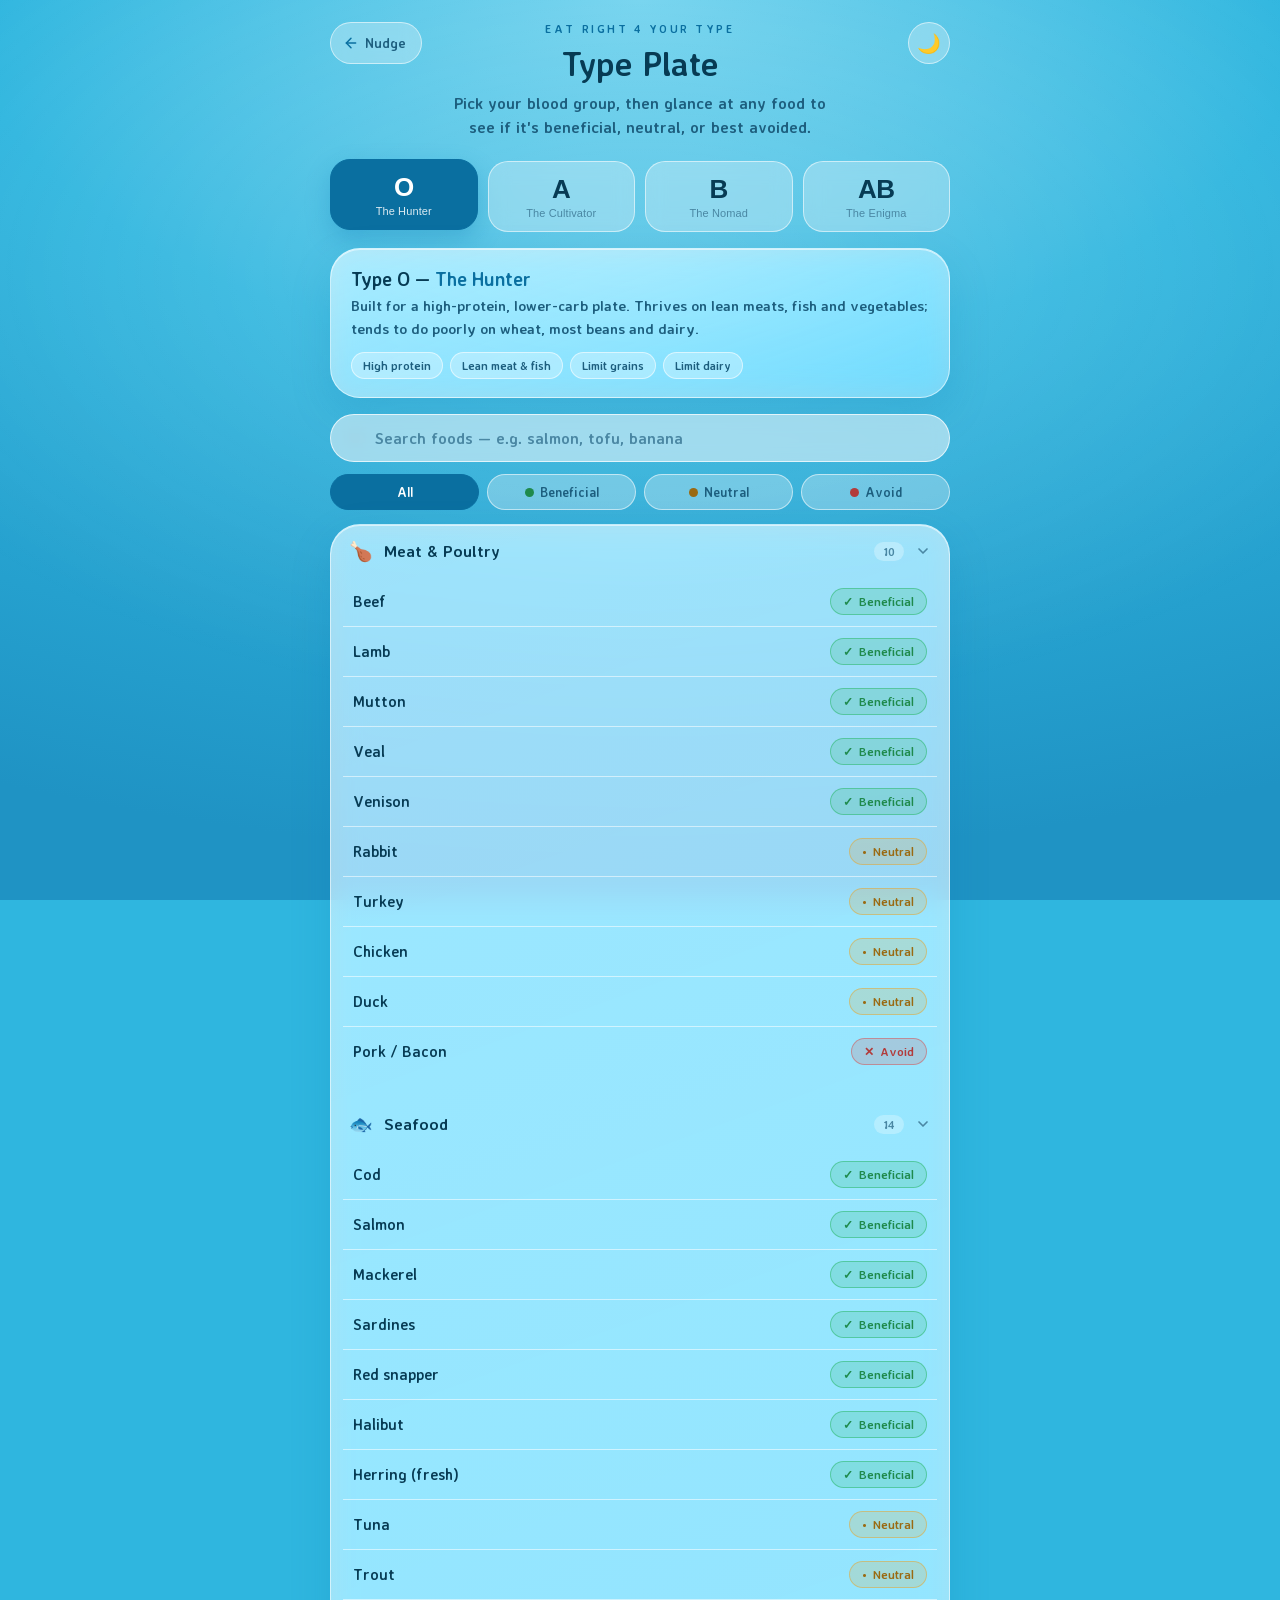
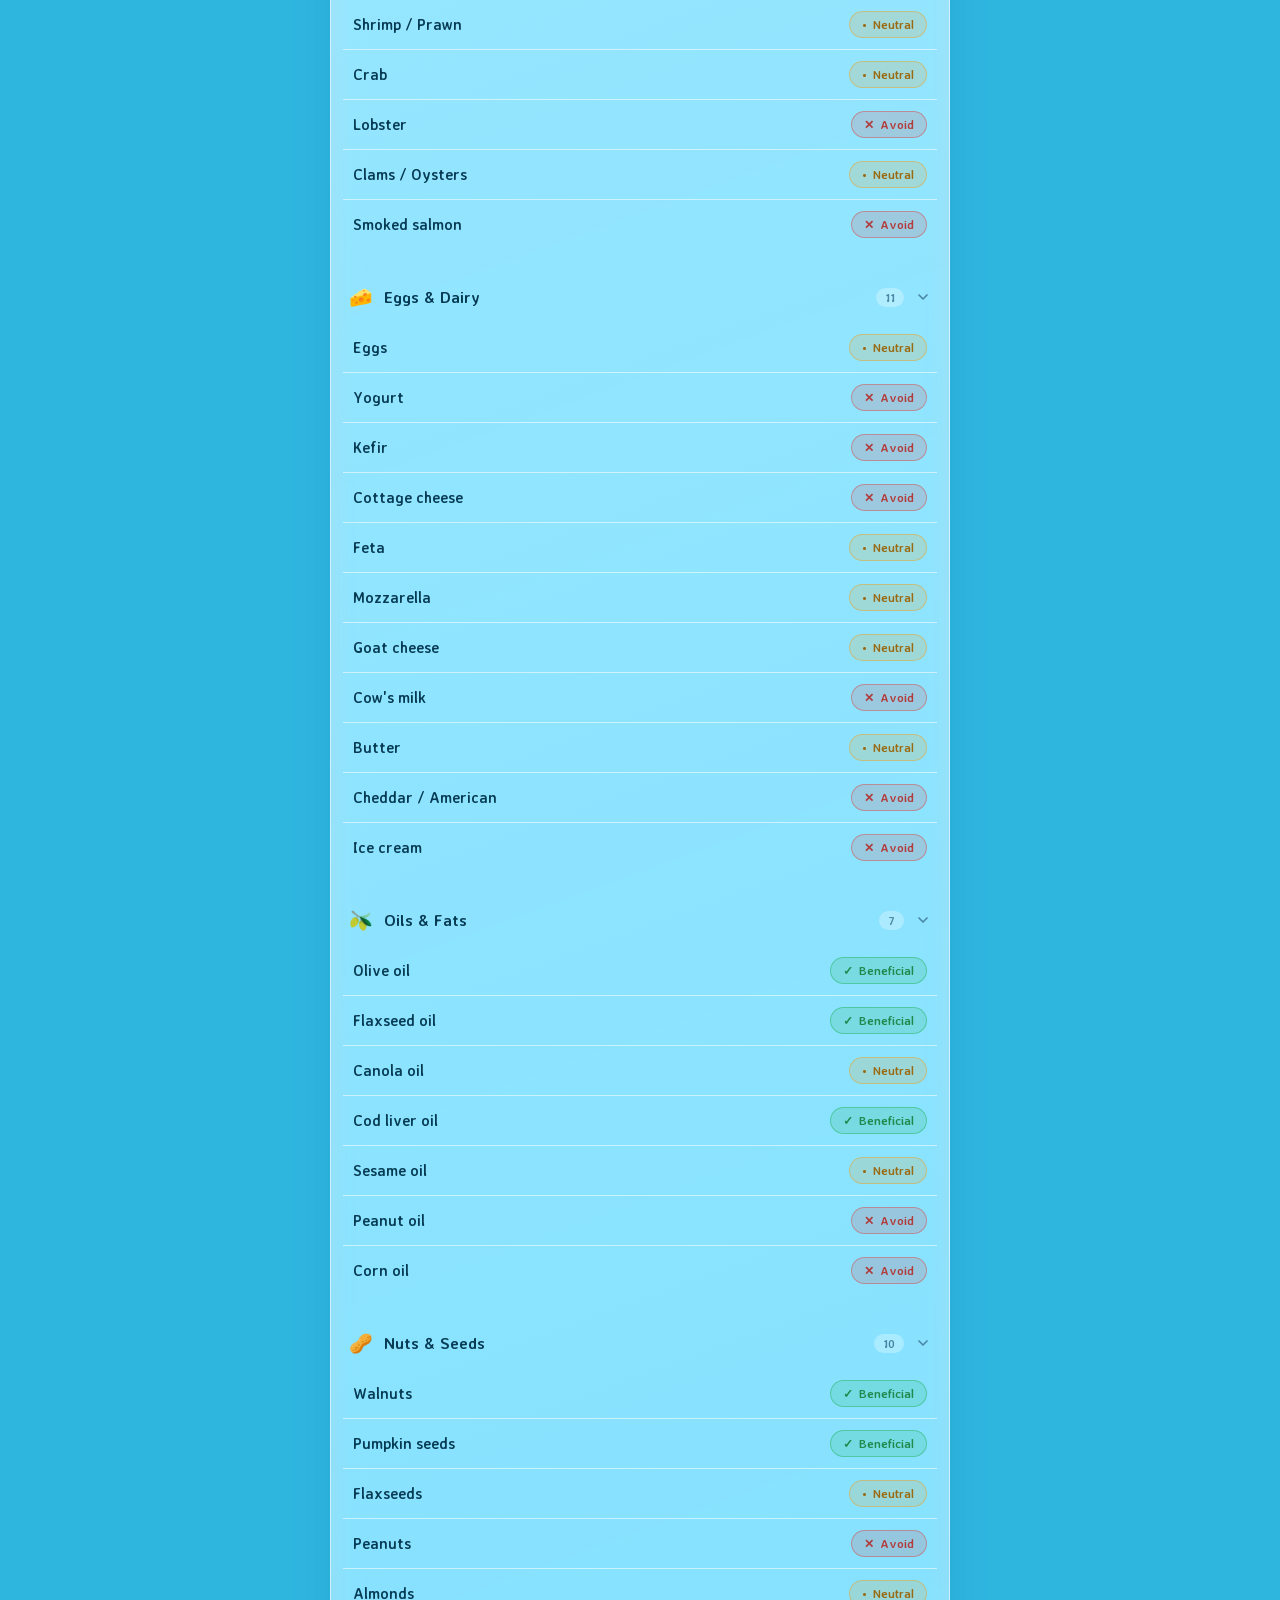
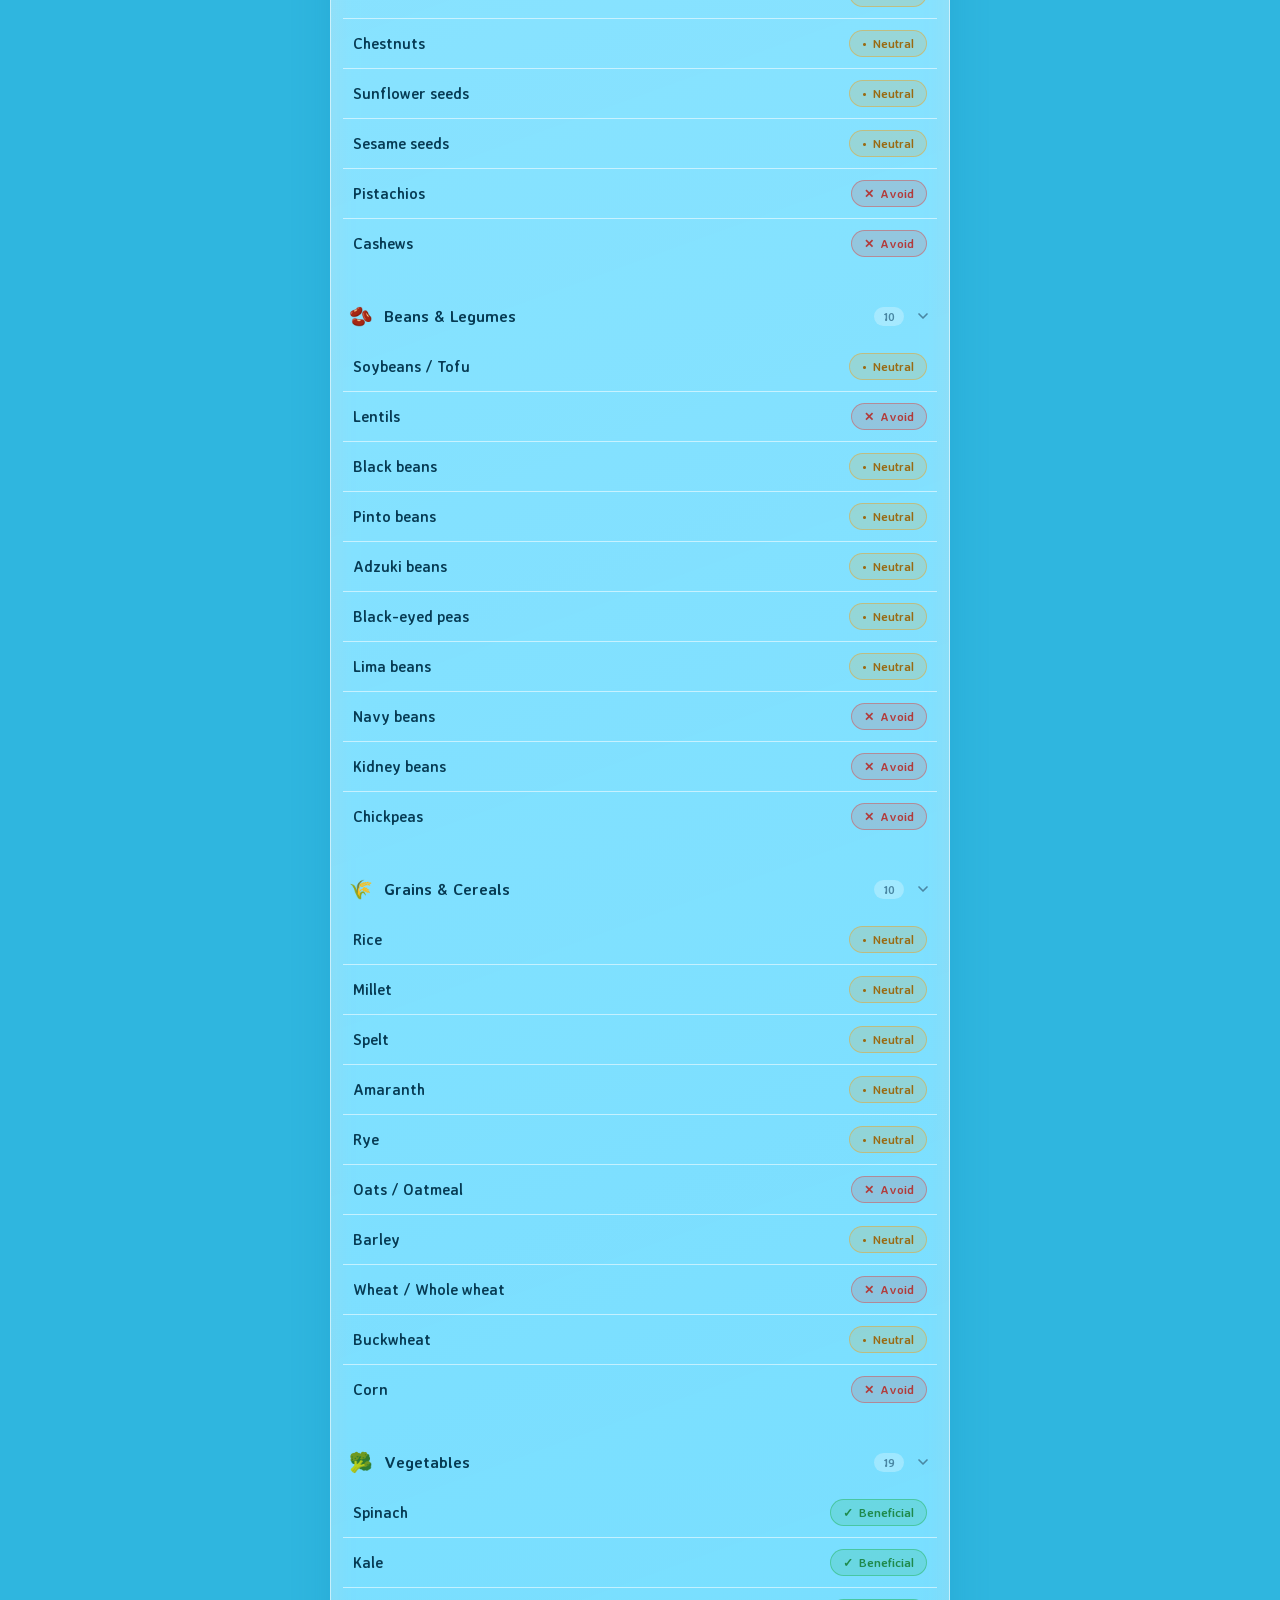
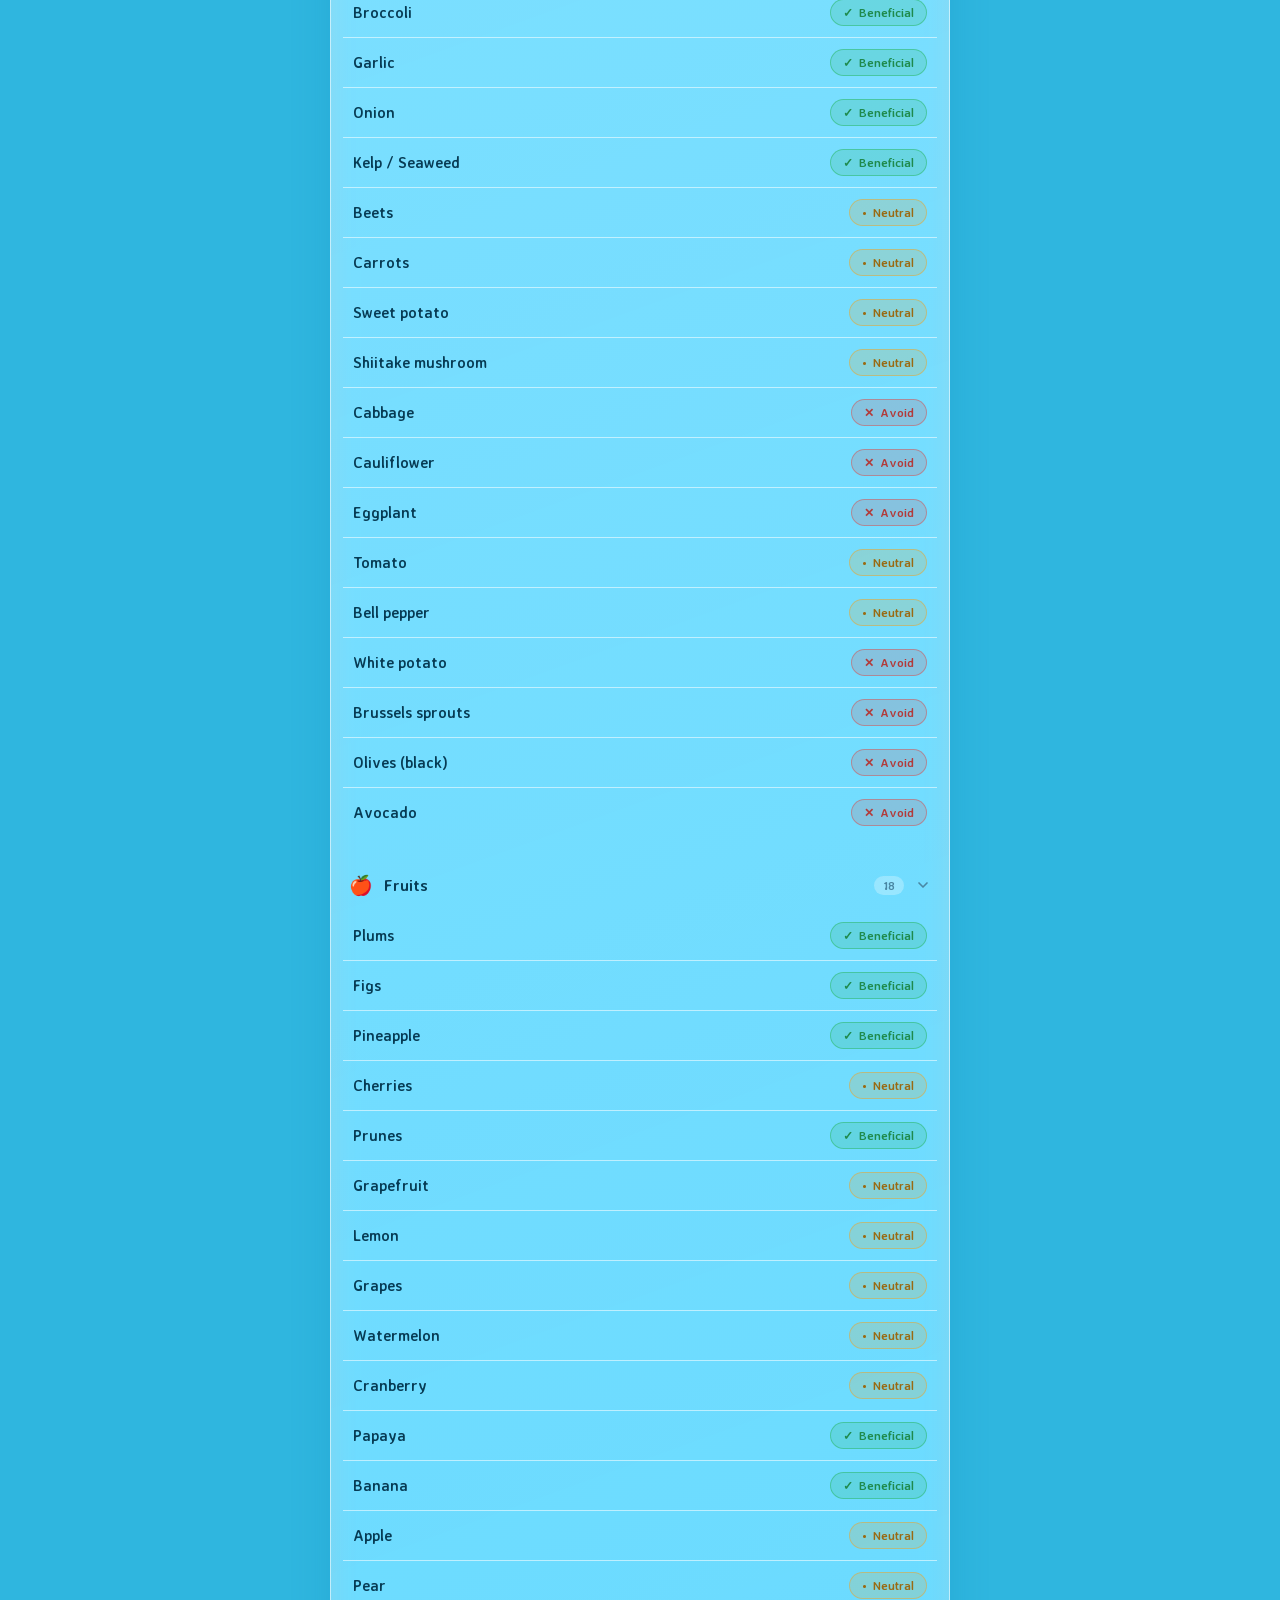
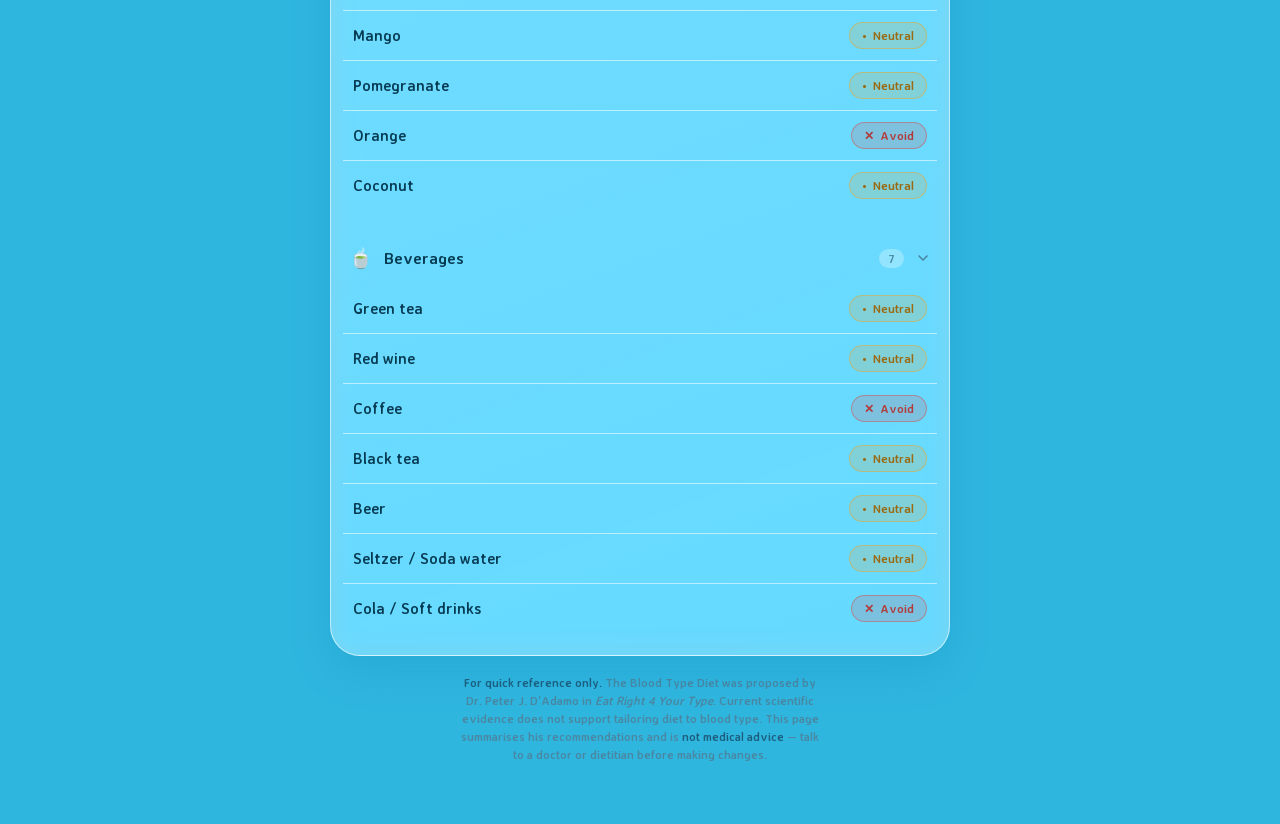
<file: blood-type-diet.html>
<!DOCTYPE html>
<html lang="en">
<head>
<meta charset="UTF-8" />
<meta name="viewport" content="width=device-width, initial-scale=1.0, viewport-fit=cover" />
<title>Type Plate — Blood Type Diet quick reference</title>
<meta name="description" content="A one-page, mobile-friendly quick reference for the D'Adamo Blood Type Diet. Pick your blood group and instantly see which foods are beneficial, neutral, or best avoided." />
<script>
  /* resolve theme before first paint to avoid a flash of the wrong mode */
  (function () {
    try {
      var stored = localStorage.getItem('type-plate-theme');
      var dark = stored ? stored === 'dark'
                        : window.matchMedia('(prefers-color-scheme: dark)').matches;
      document.documentElement.setAttribute('data-theme', dark ? 'dark' : 'light');
    } catch (e) {}
  })();
</script>
<style>
  @font-face {
    font-family: 'Averia Sans Libre';
    src: url('AveriaSansLibre-Bold.ttf') format('truetype');
    font-weight: 100 900;
    font-style: normal;
    font-display: swap;
  }
  :root {
    --font-display: 'Averia Sans Libre', Georgia, serif;
    --ink: #073b54;
    --ink-soft: #1d5e7e;
    --ink-faint: #4a87a3;
    --glass-line: rgba(255, 255, 255, 0.55);
    --sh: 12, 124, 178;
    --radius-lg: 30px;
    --radius-md: 20px;
    --radius-sm: 16px;
    --radius-pill: 999px;
    --spring: cubic-bezier(0.34, 1.56, 0.64, 1);
    --ease: cubic-bezier(0.22, 1, 0.36, 1);

    --bg-fallback: #2fb6df;
    --bg-grad: radial-gradient(125% 95% at 50% 0%, #6fd2ee 0%, #2fb6df 42%, #1f93c4 100%);
    --wash-grad: radial-gradient(120% 90% at 50% 30%, rgba(255,255,255,0.18), rgba(255,255,255,0) 55%);
    --card-bg: linear-gradient(160deg, rgba(255,255,255,0.62), rgba(222,244,255,0.46));
    --card-gloss: linear-gradient(180deg, rgba(255,255,255,0.4), rgba(255,255,255,0) 32%);
    --glass-bg: rgba(255,255,255,0.28);
    --glass-bg-hover: rgba(255,255,255,0.42);
    --field-bg: rgba(255,255,255,0.5);
    --field-bg-focus: rgba(255,255,255,0.72);
    --field-line: rgba(255,255,255,0.7);
    --accent: #0a6fa0;

    /* food status colours */
    --good: #1f8a4c;
    --good-bg: rgba(46, 184, 110, 0.20);
    --good-line: rgba(46, 184, 110, 0.55);
    --meh: #9a6a12;
    --meh-bg: rgba(225, 170, 60, 0.20);
    --meh-line: rgba(225, 170, 60, 0.55);
    --bad: #b23b3b;
    --bad-bg: rgba(214, 80, 80, 0.18);
    --bad-line: rgba(214, 80, 80, 0.5);
  }

  :root[data-theme="dark"] {
    --ink: #e6f1fb;
    --ink-soft: #a9cde4;
    --ink-faint: #6f9db8;
    --glass-line: rgba(255, 255, 255, 0.16);
    --sh: 0, 8, 20;
    --bg-fallback: #081521;
    --bg-grad: radial-gradient(125% 95% at 50% 0%, #143247 0%, #0c2030 45%, #081521 100%);
    --wash-grad: radial-gradient(120% 90% at 50% 16%, rgba(150,200,255,0.10), rgba(255,255,255,0) 55%);
    --card-bg: linear-gradient(160deg, rgba(34,58,82,0.62), rgba(13,27,43,0.5));
    --card-gloss: linear-gradient(180deg, rgba(255,255,255,0.14), rgba(255,255,255,0) 32%);
    --glass-bg: rgba(255,255,255,0.08);
    --glass-bg-hover: rgba(255,255,255,0.16);
    --field-bg: rgba(255,255,255,0.07);
    --field-bg-focus: rgba(255,255,255,0.14);
    --field-line: rgba(255,255,255,0.2);
    --accent: #5fb8e8;

    --good: #6fe0a0;
    --good-bg: rgba(46, 184, 110, 0.20);
    --good-line: rgba(46, 184, 110, 0.45);
    --meh: #f2cd7a;
    --meh-bg: rgba(225, 180, 80, 0.16);
    --meh-line: rgba(225, 180, 80, 0.4);
    --bad: #f29494;
    --bad-bg: rgba(214, 90, 90, 0.18);
    --bad-line: rgba(214, 90, 90, 0.4);
  }

  * { box-sizing: border-box; margin: 0; padding: 0; }
  html, body { min-height: 100%; }

  body {
    font-family: var(--font-display);
    color: var(--ink);
    -webkit-font-smoothing: antialiased;
    min-height: 100vh;
    min-height: 100dvh;
    background: var(--bg-fallback);
    background-image: var(--bg-grad);
    background-attachment: fixed;
    transition: background-color 0.5s var(--ease);
    padding: 22px 16px 60px;
    padding-top: max(22px, env(safe-area-inset-top));
    padding-right: max(16px, env(safe-area-inset-right));
    padding-bottom: max(60px, env(safe-area-inset-bottom));
    padding-left: max(16px, env(safe-area-inset-left));
  }

  .wash {
    position: fixed;
    inset: 0;
    z-index: 0;
    pointer-events: none;
    background: var(--wash-grad);
  }

  .shell {
    position: relative;
    z-index: 1;
    width: 100%;
    max-width: 620px;
    margin: 0 auto;
  }

  /* ---------- header ---------- */
  header { text-align: center; margin-bottom: 22px; }
  .eyebrow {
    font-size: 11.5px;
    letter-spacing: 0.22em;
    text-transform: uppercase;
    color: var(--accent);
    font-weight: 600;
    margin-bottom: 8px;
  }
  h1 {
    font-size: 34px;
    line-height: 1.15;
    font-weight: 700;
    letter-spacing: -0.01em;
    margin-bottom: 8px;
  }
  .tagline {
    font-size: 16px;
    line-height: 1.5;
    color: var(--ink-soft);
    max-width: 38ch;
    margin: 0 auto;
  }

  /* corner controls */
  .corner-btn {
    position: absolute;
    top: 0;
    height: 42px;
    border-radius: var(--radius-pill);
    border: 0.5px solid var(--glass-line);
    background: var(--glass-bg);
    color: var(--ink);
    cursor: pointer;
    display: inline-flex;
    align-items: center;
    justify-content: center;
    gap: 6px;
    text-decoration: none;
    font-family: var(--font-display);
    -webkit-backdrop-filter: blur(10px); backdrop-filter: blur(10px);
    transition: transform 0.3s var(--spring), background 0.3s var(--ease);
  }
  .corner-btn:hover { background: var(--glass-bg-hover); }
  .corner-btn:active { transform: scale(0.92); }

  .theme-toggle { right: 0; width: 42px; font-size: 19px; }

  .back-link { left: 0; padding: 0 15px 0 12px; font-size: 13.5px; color: var(--ink-soft); }
  .back-link svg { width: 16px; height: 16px; stroke: var(--accent); flex: none; }
  @media (max-width: 380px) { .back-link .bl-text { display: none; } .back-link { padding: 0; width: 42px; } }

  /* generic glass card */
  .card {
    position: relative;
    border-radius: var(--radius-lg);
    background: var(--card-bg);
    border: 0.5px solid var(--glass-line);
    box-shadow:
      inset 0 1px 0 rgba(255,255,255,0.55),
      0 16px 40px rgba(var(--sh), 0.20);
    -webkit-backdrop-filter: blur(14px) saturate(150%);
    backdrop-filter: blur(14px) saturate(150%);
    overflow: hidden;
  }

  /* ---------- blood-type selector ---------- */
  .types {
    display: grid;
    grid-template-columns: repeat(4, 1fr);
    gap: 10px;
    margin-bottom: 16px;
  }
  .type-btn {
    appearance: none;
    border: 0.5px solid var(--glass-line);
    background: var(--glass-bg);
    color: var(--ink);
    border-radius: var(--radius-md);
    padding: 14px 4px 12px;
    cursor: pointer;
    text-align: center;
    -webkit-backdrop-filter: blur(10px); backdrop-filter: blur(10px);
    transition: transform 0.3s var(--spring), background 0.25s var(--ease),
                box-shadow 0.25s var(--ease), border-color 0.25s var(--ease);
  }
  .type-btn:hover { background: var(--glass-bg-hover); }
  .type-btn:active { transform: scale(0.94); }
  .type-btn .letter {
    display: block;
    font-size: 26px;
    font-weight: 700;
    line-height: 1;
    letter-spacing: -0.02em;
  }
  .type-btn .label {
    display: block;
    margin-top: 5px;
    font-size: 11px;
    color: var(--ink-faint);
    letter-spacing: 0.01em;
  }
  .type-btn[aria-pressed="true"] {
    background: var(--accent);
    border-color: var(--accent);
    color: #fff;
    box-shadow: 0 10px 24px rgba(var(--sh), 0.30);
    transform: translateY(-2px);
  }
  .type-btn[aria-pressed="true"] .label { color: rgba(255,255,255,0.85); }

  /* ---------- profile blurb ---------- */
  .profile {
    padding: 18px 20px;
    margin-bottom: 16px;
  }
  .profile h2 {
    font-size: 19px;
    font-weight: 700;
    margin-bottom: 4px;
  }
  .profile h2 .nick { color: var(--accent); }
  .profile p {
    font-size: 14.5px;
    line-height: 1.55;
    color: var(--ink-soft);
  }
  .profile .keys {
    display: flex;
    flex-wrap: wrap;
    gap: 7px;
    margin-top: 12px;
  }
  .profile .keys span {
    font-size: 12px;
    padding: 5px 11px;
    border-radius: var(--radius-pill);
    background: var(--glass-bg);
    border: 0.5px solid var(--glass-line);
    color: var(--ink-soft);
  }

  /* ---------- controls ---------- */
  .controls { margin-bottom: 14px; }
  .search-wrap { position: relative; margin-bottom: 12px; }
  .search-wrap svg {
    position: absolute;
    left: 16px; top: 50%;
    transform: translateY(-50%);
    width: 18px; height: 18px;
    stroke: var(--ink-faint);
    pointer-events: none;
  }
  input#search {
    width: 100%;
    font-family: var(--font-display);
    font-size: 16px;            /* >=16px stops iOS zoom on focus */
    color: var(--ink);
    border: 0.5px solid var(--field-line);
    background: var(--field-bg);
    border-radius: var(--radius-pill);
    padding: 13px 16px 13px 44px;
    -webkit-backdrop-filter: blur(8px); backdrop-filter: blur(8px);
    transition: background 0.25s var(--ease), box-shadow 0.25s var(--ease);
  }
  input#search:focus {
    outline: none;
    background: var(--field-bg-focus);
    box-shadow: 0 0 0 3px rgba(var(--sh), 0.18);
  }
  input#search::placeholder { color: var(--ink-faint); }

  .filters { display: flex; gap: 8px; flex-wrap: wrap; }
  .filter {
    flex: 1 1 0;
    min-width: 70px;
    appearance: none;
    border: 0.5px solid var(--glass-line);
    background: var(--glass-bg);
    color: var(--ink-soft);
    border-radius: var(--radius-pill);
    padding: 9px 8px;
    font-size: 13px;
    font-family: var(--font-display);
    cursor: pointer;
    display: flex;
    align-items: center;
    justify-content: center;
    gap: 6px;
    transition: background 0.2s var(--ease), color 0.2s var(--ease), transform 0.2s var(--spring);
  }
  .filter:active { transform: scale(0.95); }
  .filter .dot { width: 9px; height: 9px; border-radius: 50%; }
  .filter[data-key="good"] .dot { background: var(--good); }
  .filter[data-key="neutral"] .dot { background: var(--meh); }
  .filter[data-key="avoid"] .dot { background: var(--bad); }
  .filter[aria-pressed="true"] {
    background: var(--accent);
    border-color: var(--accent);
    color: #fff;
  }

  /* ---------- food list ---------- */
  .cat { margin-bottom: 14px; }
  .cat-head {
    width: 100%;
    display: flex;
    align-items: center;
    justify-content: space-between;
    gap: 10px;
    padding: 14px 18px;
    background: transparent;
    border: none;
    font-family: var(--font-display);
    color: var(--ink);
    cursor: pointer;
    text-align: left;
  }
  .cat-head .ct-left { display: flex; align-items: center; gap: 11px; }
  .cat-head .emoji { font-size: 19px; }
  .cat-head .ct-name { font-size: 16.5px; font-weight: 700; }
  .cat-head .ct-count {
    font-size: 12px; color: var(--ink-faint);
    background: var(--glass-bg);
    border-radius: var(--radius-pill);
    padding: 2px 9px;
  }
  .cat-head .chev {
    width: 16px; height: 16px; stroke: var(--ink-faint);
    transition: transform 0.3s var(--ease);
  }
  .cat.collapsed .chev { transform: rotate(-90deg); }
  .cat.collapsed .food-list { display: none; }

  .food-list { padding: 0 12px 8px; }
  .food {
    display: flex;
    align-items: center;
    justify-content: space-between;
    gap: 12px;
    padding: 11px 10px;
    border-top: 0.5px solid var(--glass-line);
  }
  .food:first-child { border-top: none; }
  .food .fname { font-size: 15px; }
  .badge {
    flex: none;
    display: inline-flex;
    align-items: center;
    gap: 6px;
    font-size: 12.5px;
    font-weight: 700;
    padding: 5px 12px;
    border-radius: var(--radius-pill);
    border: 0.5px solid transparent;
    white-space: nowrap;
  }
  .badge .ic { font-size: 12px; }
  .badge.good    { color: var(--good); background: var(--good-bg); border-color: var(--good-line); }
  .badge.neutral { color: var(--meh);  background: var(--meh-bg);  border-color: var(--meh-line); }
  .badge.avoid   { color: var(--bad);  background: var(--bad-bg);  border-color: var(--bad-line); }

  .empty {
    text-align: center;
    color: var(--ink-faint);
    padding: 34px 16px;
    font-size: 15px;
  }

  /* disclaimer */
  .disclaimer {
    margin-top: 18px;
    font-size: 12px;
    line-height: 1.5;
    color: var(--ink-faint);
    text-align: center;
    max-width: 52ch;
    margin-left: auto;
    margin-right: auto;
  }
  .disclaimer strong { color: var(--ink-soft); }

  @media (max-width: 380px) {
    h1 { font-size: 29px; }
    .type-btn .letter { font-size: 23px; }
    .type-btn .label { font-size: 10px; }
  }

  @media (prefers-reduced-motion: reduce) {
    * { transition: none !important; animation: none !important; }
  }
</style>
</head>
<body>
  <div class="wash"></div>
  <div class="shell">
    <header>
      <a class="corner-btn back-link" href="index.html" aria-label="Back to Nudge">
        <svg viewBox="0 0 24 24" fill="none" stroke-width="2.2" stroke-linecap="round" stroke-linejoin="round"><line x1="19" y1="12" x2="5" y2="12"></line><polyline points="12 19 5 12 12 5"></polyline></svg>
        <span class="bl-text">Nudge</span>
      </a>
      <button class="corner-btn theme-toggle" id="themeToggle" aria-label="Toggle dark mode">🌙</button>
      <div class="eyebrow">Eat Right 4 Your Type</div>
      <h1>Type&nbsp;Plate</h1>
      <p class="tagline">Pick your blood group, then glance at any food to see if it's beneficial, neutral, or best avoided.</p>
    </header>

    <nav class="types" id="typeSelector" aria-label="Choose your blood type"></nav>

    <section class="card profile" id="profile" aria-live="polite"></section>

    <div class="controls">
      <div class="search-wrap">
        <svg viewBox="0 0 24 24" fill="none" stroke-width="2" stroke-linecap="round" stroke-linejoin="round"><circle cx="11" cy="11" r="7"></circle><line x1="21" y1="21" x2="16.65" y2="16.65"></line></svg>
        <input id="search" type="search" inputmode="search" autocomplete="off" placeholder="Search foods — e.g. salmon, tofu, banana" aria-label="Search foods" />
      </div>
      <div class="filters" id="filters">
        <button class="filter" data-key="all" aria-pressed="true">All</button>
        <button class="filter" data-key="good"><span class="dot"></span>Beneficial</button>
        <button class="filter" data-key="neutral"><span class="dot"></span>Neutral</button>
        <button class="filter" data-key="avoid"><span class="dot"></span>Avoid</button>
      </div>
    </div>

    <main class="card" id="menu"></main>

    <p class="disclaimer">
      <strong>For quick reference only.</strong> The Blood Type Diet was proposed by Dr. Peter J. D'Adamo in <em>Eat Right 4 Your Type</em>. Current scientific evidence does not support tailoring diet to blood type. This page summarises his recommendations and is <strong>not medical advice</strong> — talk to a doctor or dietitian before making changes.
    </p>
  </div>

<script>
/* ----------------------------------------------------------------------
   Blood-type profiles
---------------------------------------------------------------------- */
const TYPES = {
  O: {
    nick: "The Hunter",
    blurb: "Built for a high-protein, lower-carb plate. Thrives on lean meats, fish and vegetables; tends to do poorly on wheat, most beans and dairy.",
    keys: ["High protein", "Lean meat & fish", "Limit grains", "Limit dairy"]
  },
  A: {
    nick: "The Cultivator",
    blurb: "Leans plant-based. Does best on vegetables, soy, beans and grains with seafood in moderation; red meat and dairy are usually a struggle.",
    keys: ["Mostly plant-based", "Soy & legumes", "Limit red meat", "Limit dairy"]
  },
  B: {
    nick: "The Nomad",
    blurb: "The flexible omnivore — and the one type that genuinely tolerates dairy. Avoid chicken, corn, wheat, lentils and tomatoes.",
    keys: ["Balanced omnivore", "Dairy friendly", "No chicken", "Limit corn & wheat"]
  },
  AB: {
    nick: "The Enigma",
    blurb: "A blend of A and B. Favours seafood, tofu, dairy and greens; keep red meat, caffeine and smoked or cured foods to a minimum.",
    keys: ["Seafood & tofu", "Some dairy", "Limit red meat", "Limit caffeine"]
  }
};

/* status codes: 1 = beneficial, 0 = neutral, -1 = avoid  [O, A, B, AB] */
const MENU = [
  { cat: "Meat & Poultry", emoji: "🍗", foods: [
    { n: "Beef",            r: [ 1,-1, 0,-1] },
    { n: "Lamb",            r: [ 1,-1, 1, 1] },
    { n: "Mutton",          r: [ 1,-1, 1, 1] },
    { n: "Veal",            r: [ 1,-1, 0,-1] },
    { n: "Venison",         r: [ 1,-1, 0,-1] },
    { n: "Rabbit",          r: [ 0, 0, 1, 0] },
    { n: "Turkey",          r: [ 0, 0, 0, 1] },
    { n: "Chicken",         r: [ 0, 0,-1,-1] },
    { n: "Duck",            r: [ 0, 0,-1,-1] },
    { n: "Pork / Bacon",    r: [-1,-1,-1,-1] },
  ]},
  { cat: "Seafood", emoji: "🐟", foods: [
    { n: "Cod",             r: [ 1, 1, 1, 1] },
    { n: "Salmon",          r: [ 1, 1, 1, 1] },
    { n: "Mackerel",        r: [ 1, 1, 1, 1] },
    { n: "Sardines",        r: [ 1, 1, 0, 1] },
    { n: "Red snapper",     r: [ 1, 1, 1, 1] },
    { n: "Halibut",         r: [ 1, 0, 1, 0] },
    { n: "Herring (fresh)", r: [ 1, 0, 0,-1] },
    { n: "Tuna",            r: [ 0, 0, 0, 1] },
    { n: "Trout",           r: [ 0, 1, 0, 0] },
    { n: "Shrimp / Prawn",  r: [ 0,-1,-1,-1] },
    { n: "Crab",            r: [ 0,-1,-1,-1] },
    { n: "Lobster",         r: [-1,-1,-1,-1] },
    { n: "Clams / Oysters", r: [ 0,-1,-1,-1] },
    { n: "Smoked salmon",   r: [-1,-1,-1,-1] },
  ]},
  { cat: "Eggs & Dairy", emoji: "🧀", foods: [
    { n: "Eggs",            r: [ 0, 0, 0, 0] },
    { n: "Yogurt",          r: [-1, 0, 1, 1] },
    { n: "Kefir",           r: [-1, 0, 1, 0] },
    { n: "Cottage cheese",  r: [-1,-1, 1, 1] },
    { n: "Feta",            r: [ 0, 0, 1, 1] },
    { n: "Mozzarella",      r: [ 0, 0, 0, 1] },
    { n: "Goat cheese",     r: [ 0, 0, 0, 0] },
    { n: "Cow's milk",      r: [-1,-1, 0, 0] },
    { n: "Butter",          r: [ 0,-1, 1,-1] },
    { n: "Cheddar / American", r: [-1,-1, 0,-1] },
    { n: "Ice cream",       r: [-1,-1,-1,-1] },
  ]},
  { cat: "Oils & Fats", emoji: "🫒", foods: [
    { n: "Olive oil",       r: [ 1, 1, 0, 1] },
    { n: "Flaxseed oil",    r: [ 1, 1, 0, 0] },
    { n: "Canola oil",      r: [ 0, 1, 0, 0] },
    { n: "Cod liver oil",   r: [ 1, 0, 0,-1] },
    { n: "Sesame oil",      r: [ 0, 1,-1,-1] },
    { n: "Peanut oil",      r: [-1,-1,-1, 0] },
    { n: "Corn oil",        r: [-1,-1,-1,-1] },
  ]},
  { cat: "Nuts & Seeds", emoji: "🥜", foods: [
    { n: "Walnuts",         r: [ 1, 0,-1, 1] },
    { n: "Pumpkin seeds",   r: [ 1, 1,-1,-1] },
    { n: "Flaxseeds",       r: [ 0, 1, 0, 1] },
    { n: "Peanuts",         r: [-1, 1,-1, 1] },
    { n: "Almonds",         r: [ 0, 0, 0, 0] },
    { n: "Chestnuts",       r: [ 0, 0, 0, 0] },
    { n: "Sunflower seeds", r: [ 0, 0,-1,-1] },
    { n: "Sesame seeds",    r: [ 0, 0,-1,-1] },
    { n: "Pistachios",      r: [-1,-1,-1,-1] },
    { n: "Cashews",         r: [-1,-1,-1, 0] },
  ]},
  { cat: "Beans & Legumes", emoji: "🫘", foods: [
    { n: "Soybeans / Tofu", r: [ 0, 1, 0, 1] },
    { n: "Lentils",         r: [-1, 1,-1, 1] },
    { n: "Black beans",     r: [ 0, 1,-1,-1] },
    { n: "Pinto beans",     r: [ 0, 1,-1,-1] },
    { n: "Adzuki beans",    r: [ 0, 1,-1,-1] },
    { n: "Black-eyed peas", r: [ 0, 1,-1,-1] },
    { n: "Lima beans",      r: [ 0,-1, 1,-1] },
    { n: "Navy beans",      r: [-1, 0, 0, 0] },
    { n: "Kidney beans",    r: [-1,-1, 0, 0] },
    { n: "Chickpeas",       r: [-1, 0,-1, 0] },
  ]},
  { cat: "Grains & Cereals", emoji: "🌾", foods: [
    { n: "Rice",            r: [ 0, 1, 0, 1] },
    { n: "Millet",          r: [ 0, 0, 1, 1] },
    { n: "Spelt",           r: [ 0, 1, 0, 1] },
    { n: "Amaranth",        r: [ 0, 1,-1, 1] },
    { n: "Rye",             r: [ 0, 1,-1, 0] },
    { n: "Oats / Oatmeal",  r: [-1, 1, 0, 0] },
    { n: "Barley",          r: [ 0, 0, 0, 0] },
    { n: "Wheat / Whole wheat", r: [-1, 0,-1, 0] },
    { n: "Buckwheat",       r: [ 0, 1,-1,-1] },
    { n: "Corn",            r: [-1,-1,-1,-1] },
  ]},
  { cat: "Vegetables", emoji: "🥦", foods: [
    { n: "Spinach",         r: [ 1, 1, 1, 1] },
    { n: "Kale",            r: [ 1, 1, 1, 1] },
    { n: "Broccoli",        r: [ 1, 1, 1, 1] },
    { n: "Garlic",          r: [ 1, 1, 0, 0] },
    { n: "Onion",           r: [ 1, 1, 0, 0] },
    { n: "Kelp / Seaweed",  r: [ 1, 1, 0, 1] },
    { n: "Beets",           r: [ 0, 1, 1, 1] },
    { n: "Carrots",         r: [ 0, 1, 1, 0] },
    { n: "Sweet potato",    r: [ 0, 1, 0, 0] },
    { n: "Shiitake mushroom", r: [ 0, 1, 0, 1] },
    { n: "Cabbage",         r: [-1, 0, 1, 0] },
    { n: "Cauliflower",     r: [-1, 0, 1, 1] },
    { n: "Eggplant",        r: [-1,-1, 1, 1] },
    { n: "Tomato",          r: [ 0,-1,-1, 0] },
    { n: "Bell pepper",     r: [ 0,-1, 0,-1] },
    { n: "White potato",    r: [-1,-1, 0,-1] },
    { n: "Brussels sprouts",r: [-1, 0, 0, 0] },
    { n: "Olives (black)",  r: [-1, 1, 0, 1] },
    { n: "Avocado",         r: [-1, 1, 0, 1] },
  ]},
  { cat: "Fruits", emoji: "🍎", foods: [
    { n: "Plums",           r: [ 1, 1, 1, 1] },
    { n: "Figs",            r: [ 1, 1, 1, 1] },
    { n: "Pineapple",       r: [ 1, 1, 1, 1] },
    { n: "Cherries",        r: [ 0, 1, 1, 1] },
    { n: "Prunes",          r: [ 1, 1, 0, 0] },
    { n: "Grapefruit",      r: [ 0, 1, 0, 1] },
    { n: "Lemon",           r: [ 0, 1, 0, 1] },
    { n: "Grapes",          r: [ 0, 0, 1, 1] },
    { n: "Watermelon",      r: [ 0, 0, 1, 1] },
    { n: "Cranberry",       r: [ 0, 0, 1, 1] },
    { n: "Papaya",          r: [ 1,-1, 1, 0] },
    { n: "Banana",          r: [ 1,-1, 1,-1] },
    { n: "Apple",           r: [ 0, 0, 0, 0] },
    { n: "Pear",            r: [ 0, 0, 0, 0] },
    { n: "Mango",           r: [ 0,-1, 1, 0] },
    { n: "Pomegranate",     r: [ 0, 1,-1, 0] },
    { n: "Orange",          r: [-1,-1, 0,-1] },
    { n: "Coconut",         r: [ 0,-1,-1,-1] },
  ]},
  { cat: "Beverages", emoji: "🍵", foods: [
    { n: "Green tea",       r: [ 0, 1, 0, 1] },
    { n: "Red wine",        r: [ 0, 1, 0, 1] },
    { n: "Coffee",          r: [-1, 1,-1, 0] },
    { n: "Black tea",       r: [ 0,-1, 0, 0] },
    { n: "Beer",            r: [ 0, 0, 0,-1] },
    { n: "Seltzer / Soda water", r: [ 0,-1, 0, 0] },
    { n: "Cola / Soft drinks", r: [-1,-1,-1,-1] },
  ]},
];

const STATUS = {
  "1":  { key: "good",    cls: "good",    ic: "✓", label: "Beneficial" },
  "0":  { key: "neutral", cls: "neutral", ic: "•", label: "Neutral" },
  "-1": { key: "avoid",   cls: "avoid",   ic: "✕", label: "Avoid" },
};
const TYPE_KEYS = ["O", "A", "B", "AB"];

/* ----------------------------------------------------------------------
   State
---------------------------------------------------------------------- */
let state = {
  type: localStorage.getItem("type-plate-type") || "O",
  filter: "all",
  query: "",
  collapsed: {},
};
if (!TYPE_KEYS.includes(state.type)) state.type = "O";

const $ = (sel) => document.querySelector(sel);

/* ----------------------------------------------------------------------
   Render: type selector
---------------------------------------------------------------------- */
function renderTypes() {
  const nav = $("#typeSelector");
  nav.innerHTML = TYPE_KEYS.map((t) => `
    <button class="type-btn" data-type="${t}" aria-pressed="${t === state.type}">
      <span class="letter">${t}</span>
      <span class="label">${TYPES[t].nick}</span>
    </button>`).join("");
}

function renderProfile() {
  const t = TYPES[state.type];
  $("#profile").innerHTML = `
    <h2>Type ${state.type} — <span class="nick">${t.nick}</span></h2>
    <p>${t.blurb}</p>
    <div class="keys">${t.keys.map((k) => `<span>${k}</span>`).join("")}</div>`;
}

/* ----------------------------------------------------------------------
   Render: food menu
---------------------------------------------------------------------- */
function renderMenu() {
  const idx = TYPE_KEYS.indexOf(state.type);
  const q = state.query.trim().toLowerCase();
  const menu = $("#menu");
  let html = "";
  let total = 0;

  MENU.forEach((cat, ci) => {
    const rows = cat.foods
      .map((f) => ({ f, st: STATUS[String(f.r[idx])] }))
      .filter(({ f, st }) => {
        if (q && !f.n.toLowerCase().includes(q)) return false;
        if (state.filter !== "all" && st.key !== state.filter) return false;
        return true;
      });
    if (!rows.length) return;
    total += rows.length;

    const collapsed = state.collapsed[ci] ? " collapsed" : "";
    html += `
      <section class="cat${collapsed}" data-ci="${ci}">
        <button class="cat-head" aria-expanded="${!state.collapsed[ci]}">
          <span class="ct-left">
            <span class="emoji">${cat.emoji}</span>
            <span class="ct-name">${cat.cat}</span>
          </span>
          <span class="ct-left">
            <span class="ct-count">${rows.length}</span>
            <svg class="chev" viewBox="0 0 24 24" fill="none" stroke-width="2.5" stroke-linecap="round" stroke-linejoin="round"><polyline points="6 9 12 15 18 9"></polyline></svg>
          </span>
        </button>
        <div class="food-list">
          ${rows.map(({ f, st }) => `
            <div class="food">
              <span class="fname">${f.n}</span>
              <span class="badge ${st.cls}"><span class="ic">${st.ic}</span>${st.label}</span>
            </div>`).join("")}
        </div>
      </section>`;
  });

  menu.innerHTML = html || `<p class="empty">No foods match “${state.query}”.<br>Try another search or filter.</p>`;
}

function renderAll() {
  renderTypes();
  renderProfile();
  renderMenu();
}

/* ----------------------------------------------------------------------
   Events
---------------------------------------------------------------------- */
$("#typeSelector").addEventListener("click", (e) => {
  const btn = e.target.closest(".type-btn");
  if (!btn) return;
  state.type = btn.dataset.type;
  localStorage.setItem("type-plate-type", state.type);
  renderAll();
});

$("#filters").addEventListener("click", (e) => {
  const btn = e.target.closest(".filter");
  if (!btn) return;
  state.filter = btn.dataset.key;
  document.querySelectorAll(".filter").forEach((b) =>
    b.setAttribute("aria-pressed", b.dataset.key === state.filter));
  renderMenu();
});

$("#search").addEventListener("input", (e) => {
  state.query = e.target.value;
  renderMenu();
});

$("#menu").addEventListener("click", (e) => {
  const head = e.target.closest(".cat-head");
  if (!head) return;
  const ci = head.parentElement.dataset.ci;
  state.collapsed[ci] = !state.collapsed[ci];
  head.parentElement.classList.toggle("collapsed", state.collapsed[ci]);
  head.setAttribute("aria-expanded", !state.collapsed[ci]);
});

/* theme toggle */
const themeBtn = $("#themeToggle");
function syncThemeIcon() {
  const dark = document.documentElement.getAttribute("data-theme") === "dark";
  themeBtn.textContent = dark ? "☀️" : "🌙";
}
themeBtn.addEventListener("click", () => {
  const dark = document.documentElement.getAttribute("data-theme") === "dark";
  const next = dark ? "light" : "dark";
  document.documentElement.setAttribute("data-theme", next);
  localStorage.setItem("type-plate-theme", next);
  syncThemeIcon();
});

syncThemeIcon();
renderAll();
</script>
</body>
</html>
</file>
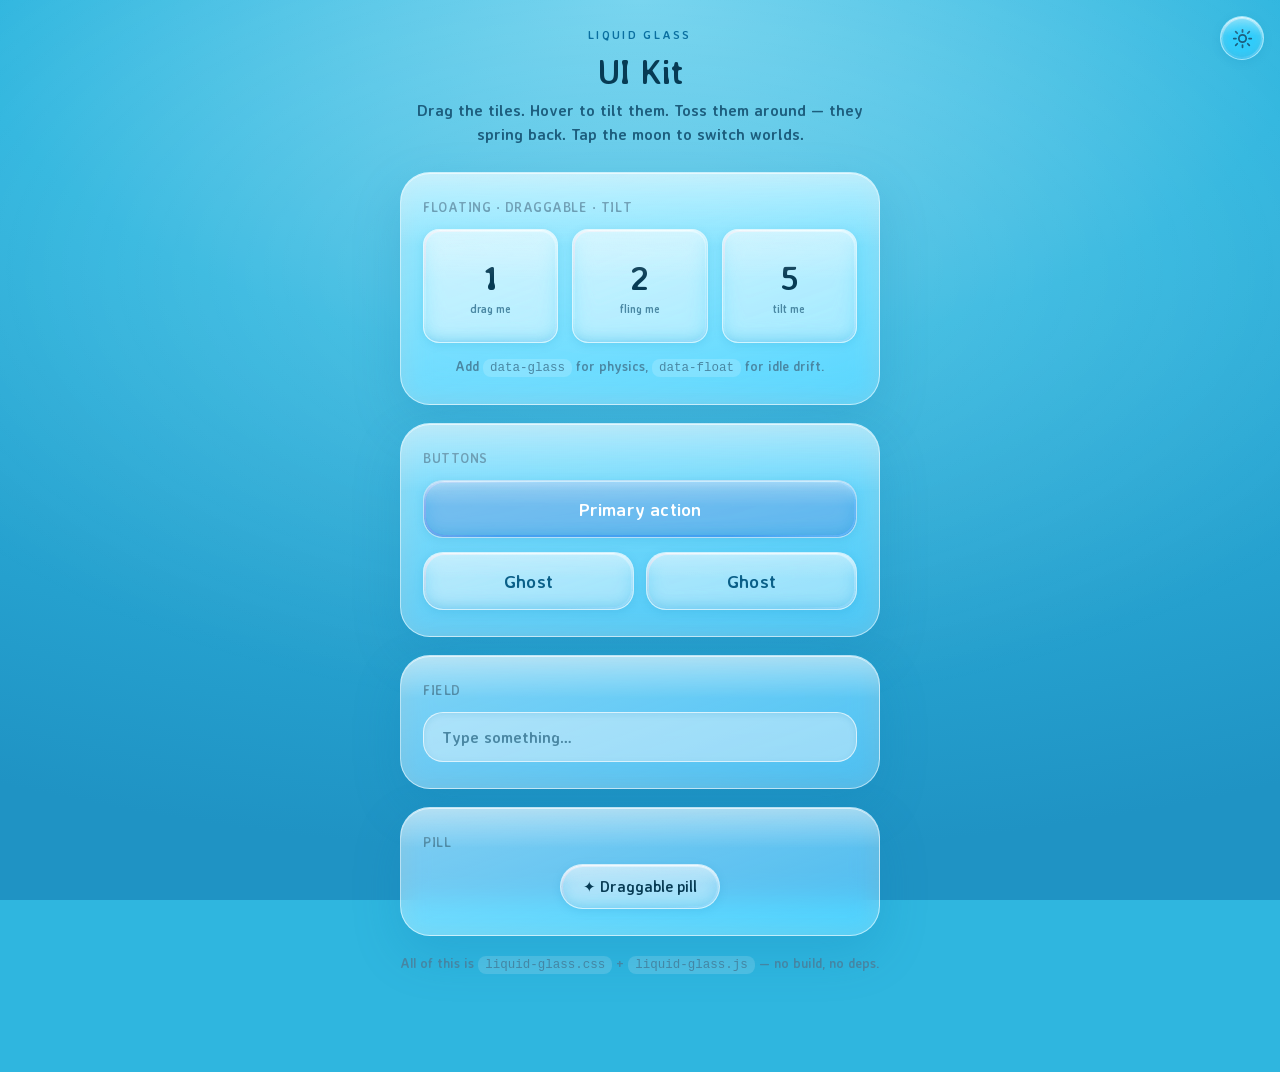
<file: ui-kit/demo.html>
<!DOCTYPE html>
<html lang="en">
<head>
<meta charset="UTF-8" />
<meta name="viewport" content="width=device-width, initial-scale=1.0, viewport-fit=cover" />
<title>Liquid Glass UI Kit — demo</title>

<!-- 1) Resolve the theme BEFORE first paint so there's no flash of the wrong mode.
        This tiny inline copy mirrors GlassKit.applyStoredTheme(). -->
<script>
  (function () {
    try {
      var s = localStorage.getItem('glasskit-theme');
      var dark = s ? s === 'dark' : window.matchMedia('(prefers-color-scheme: dark)').matches;
      document.documentElement.setAttribute('data-theme', dark ? 'dark' : 'light');
    } catch (e) {}
  })();
</script>

<!-- 2) Optional: bring Nudge's display font along. Remove this block to use the
        serif fallback baked into the kit. -->
<style>
  @font-face {
    font-family: 'Averia Sans Libre';
    src: url('../AveriaSansLibre-Bold.ttf') format('truetype');
    font-weight: 100 900;
    font-style: normal;
    font-display: swap;
  }
</style>

<!-- 3) The kit -->
<link rel="stylesheet" href="liquid-glass.css" />

<style>
  * { box-sizing: border-box; margin: 0; padding: 0; }
  html, body { min-height: 100%; }
  body {
    min-height: 100vh;
    min-height: 100dvh;
    display: flex;
    align-items: flex-start;
    justify-content: center;
    padding: 28px 18px 80px;
    padding-top: max(28px, env(safe-area-inset-top));
    padding-bottom: max(80px, env(safe-area-inset-bottom));
  }
  .shell { position: relative; z-index: 1; width: 100%; max-width: 480px; }
  header { text-align: center; margin-bottom: 26px; }
  h1 { font-family: var(--font-display); font-size: 34px; font-weight: 700; letter-spacing: -0.01em; margin: 8px 0 6px; }
  .lede { color: var(--ink-soft); font-size: 16px; line-height: 1.5; }

  .card { padding: 26px 22px; margin-bottom: 18px; }
  .card > .section-title { font-family: var(--font-display); font-size: 13px; letter-spacing: 0.04em; text-transform: uppercase; color: var(--ink-faint); margin-bottom: 14px; }

  .tiles { display: grid; grid-template-columns: repeat(3, 1fr); gap: 14px; }
  .tile { border-radius: var(--radius-sm); padding: 26px 8px; text-align: center; color: var(--ink); touch-action: none; user-select: none; }
  .tile .n { font-family: var(--font-display); font-size: 34px; font-weight: 700; }
  .tile .cap { display: block; font-size: 11px; color: var(--ink-faint); margin-top: 4px; }

  .stack > * + * { margin-top: 14px; }
  .hint { font-size: 13px; color: var(--ink-faint); line-height: 1.5; margin-top: 14px; text-align: center; }
  .chip { display: inline-flex; align-items: center; padding: 12px 22px; color: var(--ink); font-family: var(--font-display); font-size: 15px; touch-action: none; user-select: none; }
  .center { display: flex; justify-content: center; }
  code { font-family: ui-monospace, Menlo, Consolas, monospace; font-size: 12.5px; background: var(--glass-bg); padding: 2px 7px; border-radius: 8px; }
</style>
</head>
<body class="glass-bg">
  <div class="glass-wash"></div>

  <!-- theme toggle: data-theme-toggle is wired by GlassKit.init() -->
  <button class="theme-toggle glass" type="button" data-theme-toggle aria-label="Toggle dark mode">
    <svg class="icon-sun" viewBox="0 0 24 24" fill="none" stroke="currentColor" stroke-width="2" stroke-linecap="round" stroke-linejoin="round">
      <circle cx="12" cy="12" r="4.2"/>
      <path d="M12 2v2.5M12 19.5V22M4.2 4.2l1.8 1.8M18 18l1.8 1.8M2 12h2.5M19.5 12H22M4.2 19.8l1.8-1.8M18 6l1.8-1.8"/>
    </svg>
    <svg class="icon-moon" viewBox="0 0 24 24" fill="none" stroke="currentColor" stroke-width="2" stroke-linecap="round" stroke-linejoin="round">
      <path d="M20 14.5A8 8 0 1 1 9.5 4a6.2 6.2 0 0 0 10.5 10.5Z"/>
    </svg>
  </button>

  <div class="shell">
    <header class="rise">
      <div class="eyebrow">Liquid Glass</div>
      <h1>UI Kit</h1>
      <p class="lede">Drag the tiles. Hover to tilt them. Toss them around — they spring back. Tap the moon to switch worlds.</p>
    </header>

    <!-- floating, draggable glass tiles -->
    <section class="card rise">
      <div class="section-title">Floating · draggable · tilt</div>
      <div class="tiles">
        <div class="glass tile" data-glass data-float><span class="n">1</span><span class="cap">drag me</span></div>
        <div class="glass tile" data-glass data-float><span class="n">2</span><span class="cap">fling me</span></div>
        <div class="glass tile" data-glass data-float><span class="n">5</span><span class="cap">tilt me</span></div>
      </div>
      <p class="hint">Add <code>data-glass</code> for physics, <code>data-float</code> for idle drift.</p>
    </section>

    <!-- buttons -->
    <section class="card rise">
      <div class="section-title">Buttons</div>
      <div class="stack">
        <button class="btn glass" data-glass data-float>Primary action</button>
        <div class="btn-row">
          <button class="btn btn-ghost glass" data-glass>Ghost</button>
          <button class="btn btn-ghost glass" data-glass>Ghost</button>
        </div>
      </div>
    </section>

    <!-- field -->
    <section class="card rise">
      <div class="section-title">Field</div>
      <input class="field" type="text" placeholder="Type something…" />
    </section>

    <!-- standalone pill chip -->
    <section class="card rise">
      <div class="section-title">Pill</div>
      <div class="center">
        <span class="glass chip r-pill" data-glass data-float>✦ Draggable pill</span>
      </div>
    </section>

    <p class="hint">All of this is <code>liquid-glass.css</code> + <code>liquid-glass.js</code> — no build, no deps.</p>
  </div>

  <script src="liquid-glass.js"></script>
  <script>
    // Wire every [data-glass] / [data-float] / [data-theme-toggle] on the page.
    GlassKit.init();
  </script>
</body>
</html>
</file>
<file: ui-kit/liquid-glass.css>
/* =====================================================================
   Liquid Glass UI Kit  ·  v1.0
   The "sauce" from Nudge — frosted glass surfaces, chromatic rims,
   springy drag/tilt physics, idle float, and day/night theming.
   No WebGL, no build step, no dependencies.

   Pair with liquid-glass.js for the interactive physics.
   ===================================================================== */

/* ---------------------------------------------------------------------
   1. Design tokens
   Override these on :root in your own stylesheet to re-skin the kit.
   --------------------------------------------------------------------- */
:root {
  /* Swap in your own font; the kit ships with graceful serif fallbacks.
     To use Nudge's font, add an @font-face for 'Averia Sans Libre'. */
  --font-display: 'Averia Sans Libre', Georgia, 'Times New Roman', serif;

  /* ink = text colours */
  --ink: #073b54;
  --ink-soft: #1d5e7e;
  --ink-faint: #4a87a3;

  /* glass tuning */
  --glass-line: rgba(255, 255, 255, 0.55);   /* hairline borders */
  --glass-hi: rgba(255, 255, 255, 0.7);      /* inner top highlight */
  --sh: 12, 124, 178;                         /* shadow tint — use rgba(var(--sh), a) */

  /* shape */
  --radius-lg: 30px;
  --radius-md: 20px;
  --radius-sm: 16px;
  --radius-pill: 999px;

  /* motion */
  --spring: cubic-bezier(0.34, 1.56, 0.64, 1);  /* overshoots, then settles */
  --ease: cubic-bezier(0.22, 1, 0.36, 1);       /* calm decel */

  /* themed surfaces (overridden by [data-theme="dark"]) */
  --bg-fallback: #2fb6df;
  --bg-grad: radial-gradient(125% 95% at 50% 0%, #6fd2ee 0%, #2fb6df 42%, #1f93c4 100%);
  --wash-grad: radial-gradient(120% 90% at 50% 30%, rgba(255,255,255,0.18), rgba(255,255,255,0) 55%);
  --card-bg: linear-gradient(160deg, rgba(255,255,255,0.5), rgba(222,244,255,0.34));
  --card-gloss: linear-gradient(180deg, rgba(255,255,255,0.4), rgba(255,255,255,0) 32%);
  --glass-bg: rgba(255,255,255,0.16);
  --glass-bg-hover: rgba(255,255,255,0.26);
  --field-bg: rgba(255,255,255,0.4);
  --field-bg-focus: rgba(255,255,255,0.6);
  --field-line: rgba(255,255,255,0.6);
  --accent: #0a6fa0;
  --btn-bg: rgba(24, 124, 218, 0.40);
  --btn-bg-hover: rgba(28, 134, 230, 0.52);
  --btn-ghost-col: #0a5f88;
}

/* ---- night theme ---- */
:root[data-theme="dark"] {
  --ink: #e6f1fb;
  --ink-soft: #a9cde4;
  --ink-faint: #6f9db8;
  --glass-line: rgba(255, 255, 255, 0.16);
  --glass-hi: rgba(255, 255, 255, 0.35);
  --sh: 0, 8, 20;
  --bg-fallback: #081521;
  --bg-grad: radial-gradient(125% 95% at 50% 0%, #143247 0%, #0c2030 45%, #081521 100%);
  --wash-grad: radial-gradient(120% 90% at 50% 16%, rgba(150,200,255,0.10), rgba(255,255,255,0) 55%);
  --card-bg: linear-gradient(160deg, rgba(34,58,82,0.55), rgba(13,27,43,0.42));
  --card-gloss: linear-gradient(180deg, rgba(255,255,255,0.14), rgba(255,255,255,0) 32%);
  --glass-bg: rgba(255,255,255,0.07);
  --glass-bg-hover: rgba(255,255,255,0.13);
  --field-bg: rgba(255,255,255,0.06);
  --field-bg-focus: rgba(255,255,255,0.12);
  --field-line: rgba(255,255,255,0.18);
  --accent: #5fb8e8;
  --btn-bg: rgba(40, 120, 210, 0.45);
  --btn-bg-hover: rgba(56, 140, 230, 0.60);
  --btn-ghost-col: #8fc2e0;
}

/* ---------------------------------------------------------------------
   2. Backdrop utilities (optional — opt in by adding the classes)
   .glass-bg   → put on <body> for the themed gradient backdrop
   .glass-wash → a soft brightening wash; place as a fixed full-screen div
   --------------------------------------------------------------------- */
.glass-bg {
  background: var(--bg-fallback);
  background-image: var(--bg-grad);
  background-attachment: fixed;
  color: var(--ink);
  font-family: var(--font-display);
  -webkit-font-smoothing: antialiased;
  transition: background-color 0.5s var(--ease);
}
.glass-wash {
  position: fixed;
  inset: 0;
  z-index: 0;
  pointer-events: none;
  background: var(--wash-grad);
}

/* ---------------------------------------------------------------------
   3. Card — a large frosted container
   --------------------------------------------------------------------- */
.card {
  position: relative;
  border-radius: var(--radius-lg);
  background: var(--card-bg);
  border: 0.5px solid var(--glass-line);
  box-shadow:
    inset 0 1px 0 rgba(255,255,255,0.6),
    0 18px 48px rgba(var(--sh), 0.22);
  -webkit-backdrop-filter: blur(14px) saturate(150%);
  backdrop-filter: blur(14px) saturate(150%);
}
.card::after {                 /* fine top gloss, clipped to the radius */
  content: "";
  position: absolute;
  inset: 0;
  border-radius: inherit;
  background: var(--card-gloss);
  pointer-events: none;
}

/* ---------------------------------------------------------------------
   4. Glass — interactive liquid-glass surface (iOS-style, restrained)
   Add `data-glass` (or call GlassKit.makeInteractive) for the physics.
   Transforms are driven by JS so they never fight these styles.
   --------------------------------------------------------------------- */
.glass {
  position: relative;
  border: 0.5px solid var(--glass-line);
  background: var(--glass-bg);
  -webkit-backdrop-filter: blur(10px) saturate(150%);
  backdrop-filter: blur(10px) saturate(150%);
  box-shadow:
    inset 0 0.5px 0.5px var(--glass-hi),                /* crisp top edge */
    inset 0 9px 16px -12px rgba(255,255,255,0.55),       /* light pooling under the rim */
    inset 0 -10px 16px -12px rgba(var(--sh), 0.28),      /* shadow gathering at the base */
    0 2px 10px rgba(var(--sh), 0.14);
  overflow: hidden;
  cursor: pointer;
  transition: transform 0.4s var(--spring), background 0.25s var(--ease), box-shadow 0.25s var(--ease);
}
.glass::before {               /* hairline top highlight */
  content: "";
  position: absolute;
  inset: 0;
  border-radius: inherit;
  background: linear-gradient(180deg, rgba(255,255,255,0.4), rgba(255,255,255,0) 45%);
  opacity: 0.7;
  pointer-events: none;
}
/* liquid-glass rim: the edge refracts the backdrop into a faint chromatic
   fringe — warm on one corner, cool on the opposite — the way light
   disperses through a thick glass bevel. */
.glass::after {
  content: "";
  position: absolute;
  inset: 0;
  border-radius: inherit;
  padding: 1.6px;                  /* rim thickness (revealed by the mask) */
  pointer-events: none;
  -webkit-backdrop-filter: saturate(220%) hue-rotate(16deg) brightness(1.05);
          backdrop-filter: saturate(220%) hue-rotate(16deg) brightness(1.05);
  background:
    linear-gradient(135deg, rgba(255,150,190,0.45), rgba(255,255,255,0) 26%),
    linear-gradient(315deg, rgba(150,205,255,0.45), rgba(255,255,255,0) 26%);
  /* reveal only the border ring (full box minus the inner content box) */
  -webkit-mask: linear-gradient(#000 0 0) content-box, linear-gradient(#000 0 0);
  -webkit-mask-composite: xor;
          mask: linear-gradient(#000 0 0) content-box, linear-gradient(#000 0 0);
          mask-composite: exclude;
  mix-blend-mode: screen;
  opacity: 0.85;
}
.glass:hover {
  background: var(--glass-bg-hover);
  box-shadow:
    inset 0 0.5px 0.5px var(--glass-hi),
    inset 0 9px 16px -12px rgba(255,255,255,0.6),
    inset 0 -10px 16px -12px rgba(var(--sh), 0.30),
    0 10px 26px rgba(var(--sh), 0.24);
}
.glass:hover::after { opacity: 1; }   /* edge dispersion brightens on hover */

/* radius helpers for glass tiles */
.glass.r-sm { border-radius: var(--radius-sm); }
.glass.r-md { border-radius: var(--radius-md); }
.glass.r-lg { border-radius: var(--radius-lg); }
.glass.r-pill { border-radius: var(--radius-pill); }

/* ---------------------------------------------------------------------
   5. Idle float — gentle, never-quite-repeating drift
   The per-element vars (--fx, --fy, --fr, --fd, --ft, --fdx, --fdr) are
   randomised by GlassKit.makeFloat so no two elements drift in sync.
   Uses translate/rotate props (not transform) so JS transforms compose.
   --------------------------------------------------------------------- */
.floating {
  animation:
    floatDrift var(--fd, 7s) ease-in-out var(--fdx, 0s) infinite,
    floatTilt  var(--ft, 9s) ease-in-out var(--fdr, 0s) infinite;
}
@keyframes floatDrift {
  0%   { translate: 0 0; }
  25%  { translate: var(--fx, 4px) calc(var(--fy, 5px) * -0.7); }
  50%  { translate: calc(var(--fx, 4px) * -0.5) var(--fy, 5px); }
  75%  { translate: calc(var(--fx, 4px) * 0.35) calc(var(--fy, 5px) * -0.35); }
  100% { translate: 0 0; }
}
@keyframes floatTilt {
  0%, 100% { rotate: calc(var(--fr, 1deg) * -1); }
  50%      { rotate: var(--fr, 1deg); }
}

/* ---------------------------------------------------------------------
   6. Buttons
   --------------------------------------------------------------------- */
.btn {
  width: 100%;
  border-radius: var(--radius-md);
  padding: 17px;
  font-family: var(--font-display);
  font-size: 18px;
  letter-spacing: 0.01em;
  color: #fff;
  touch-action: none;          /* let pointer-drag work without scrolling */
  user-select: none;
  -webkit-user-select: none;
}
.btn:not(.btn-ghost) {
  background: var(--btn-bg);
  border-color: var(--glass-line);
}
.btn:not(.btn-ghost):hover { background: var(--btn-bg-hover); }
.btn:disabled { opacity: 0.45; cursor: not-allowed; pointer-events: none; }
.btn-ghost { color: var(--btn-ghost-col); }

.btn-row { display: flex; gap: 12px; }
.btn-row .btn { flex: 1; }

/* ---------------------------------------------------------------------
   7. Fields
   --------------------------------------------------------------------- */
.field {
  width: 100%;
  font-family: var(--font-display);
  font-size: 16px;             /* >=16px stops iOS zoom on focus */
  color: var(--ink);
  border: 0.5px solid var(--field-line);
  background: var(--field-bg);
  border-radius: var(--radius-md);
  padding: 14px 18px;
  box-shadow: inset 0 2px 6px rgba(var(--sh), 0.12);
  transition: border-color 0.2s var(--ease), box-shadow 0.2s var(--ease), background 0.2s;
}
.field:focus {
  outline: none;
  border-color: #4fc3f7;
  background: var(--field-bg-focus);
  box-shadow: inset 0 2px 6px rgba(var(--sh), 0.10), 0 0 0 4px rgba(79,195,247,0.3);
}
.field::placeholder { color: var(--ink-faint); }
textarea.field { resize: none; line-height: 1.4; }

/* ---------------------------------------------------------------------
   8. Floating theme toggle
   --------------------------------------------------------------------- */
.theme-toggle {
  position: fixed;
  top: max(16px, env(safe-area-inset-top));
  right: max(16px, env(safe-area-inset-right));
  z-index: 10;
  width: 44px;
  height: 44px;
  padding: 0;
  border-radius: 50%;
  display: flex;
  align-items: center;
  justify-content: center;
  color: var(--ink-soft);
  -webkit-tap-highlight-color: transparent;
  transition: background 0.25s var(--ease), box-shadow 0.25s var(--ease), color 0.5s var(--ease);
}
.theme-toggle svg { width: 21px; height: 21px; display: block; }
.theme-toggle .icon-moon { display: none; }
:root[data-theme="dark"] .theme-toggle .icon-sun { display: none; }
:root[data-theme="dark"] .theme-toggle .icon-moon { display: block; }

/* ---------------------------------------------------------------------
   9. Typography & entrance helpers (optional)
   --------------------------------------------------------------------- */
.eyebrow {
  font-size: 11.5px;
  letter-spacing: 0.2em;
  text-transform: uppercase;
  color: var(--accent);
  font-weight: 600;
}
.rise { animation: rise 0.5s var(--ease) both; }
@keyframes rise {
  from { opacity: 0; transform: translateY(12px); }
  to   { opacity: 1; transform: translateY(0); }
}
.pop { animation: pop 0.6s var(--spring) both; }
@keyframes pop {
  0%   { transform: scale(0.4); opacity: 0; }
  100% { transform: scale(1); opacity: 1; }
}

/* ---------------------------------------------------------------------
   10. Reduced motion — hold everything still
   --------------------------------------------------------------------- */
@media (prefers-reduced-motion: reduce) {
  * { animation-duration: 0.001ms !important; transition-duration: 0.001ms !important; }
  .floating { animation: none; translate: none; rotate: none; }
}
</file>
